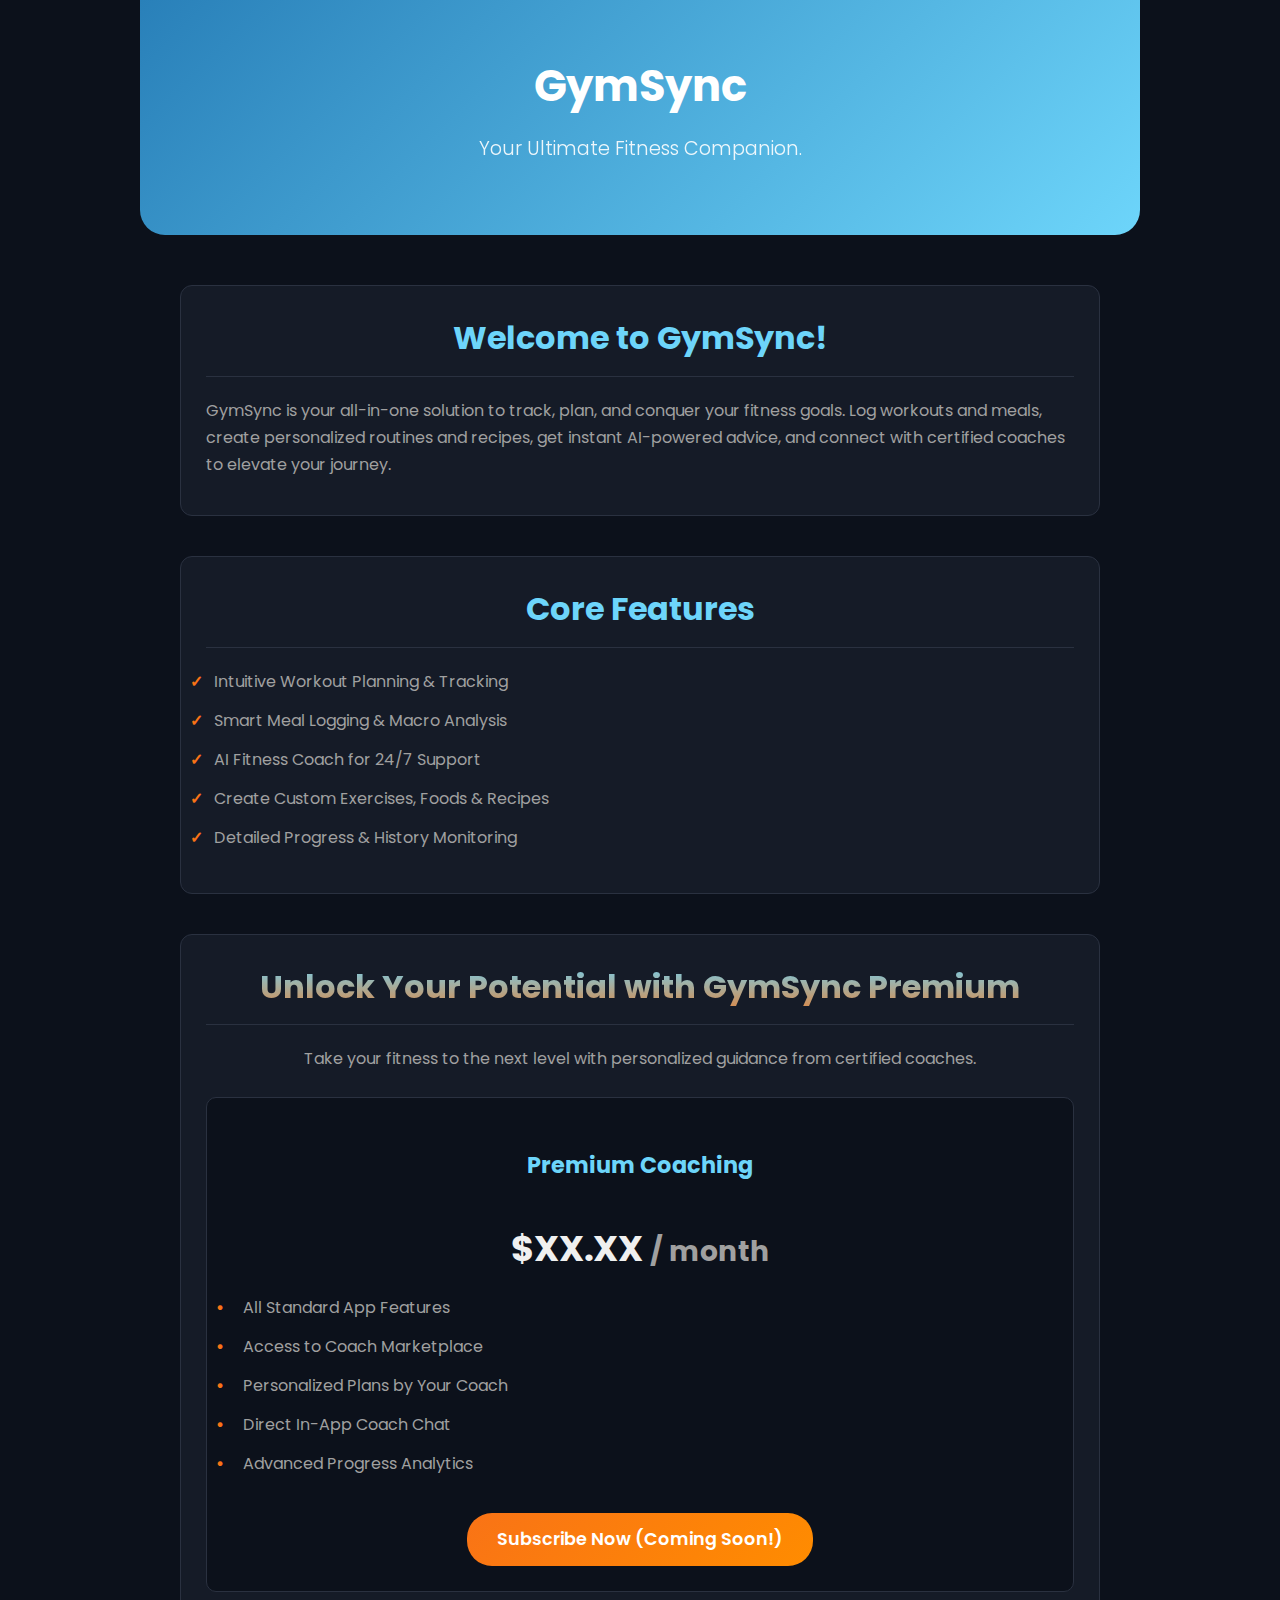
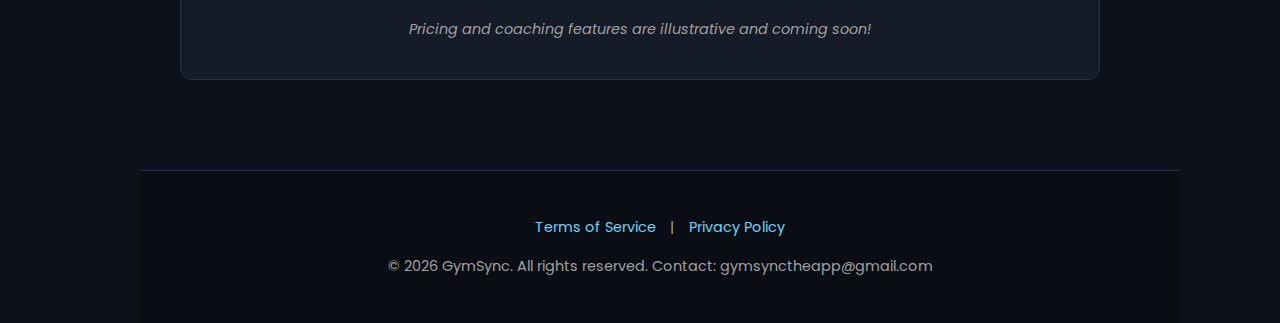
<file: index.html>
<!DOCTYPE html>
<html lang="en">
<head>
    <meta charset="UTF-8">
    <meta name="viewport" content="width=device-width, initial-scale=1.0">
    <title>GymSync - Your Ultimate Fitness Companion</title>
    <link href="https://fonts.googleapis.com/css2?family=Poppins:wght@300;400;600;700&display=swap" rel="stylesheet">
    <style>
        :root {
            --primary-color: #6DD5FA; /* Light Blue */
            --secondary-color: #2980B9; /* Darker Blue */
            --accent-color: #f97316; /* Orange Accent */
            --text-color: #f0f0f0; /* Light grey text */
            --text-muted-color: #a0a0a0; /* Muted grey text */
            --bg-dark: #0c111b; /* Very Dark Blue/Black */
            --bg-dark-card: #151b27; /* Darker Card Background */
            --border-color: #2a3140; 
        }

        body {
            font-family: 'Poppins', sans-serif;
            line-height: 1.7;
            margin: 0;
            padding: 0;
            background-color: var(--bg-dark);
            color: var(--text-color);
            display: flex;
            flex-direction: column;
            min-height: 100vh;
            align-items: center;
        }

        .page-wrapper {
            width: 100%;
            max-width: 1000px;
            display: flex;
            flex-direction: column;
            flex-grow: 1;
        }

        header {
            background: linear-gradient(135deg, var(--secondary-color), var(--primary-color));
            color: white;
            padding: 50px 20px;
            text-align: center;
            border-bottom-left-radius: 25px;
            border-bottom-right-radius: 25px;
        }

        header .app-icon {
            max-height: 80px;
            margin-bottom: 20px;
            border-radius: 18px;
            background-color: rgba(255,255,255,0.1); /* Slight bg for icon if transparent */
            padding: 5px;
        }

        header h1 {
            margin: 0;
            font-size: 2.7em;
            font-weight: 700;
        }

        header p.tagline {
            margin-top: 10px;
            font-size: 1.2em;
            font-weight: 300;
            opacity: 0.9;
        }

        .container {
            padding: 30px 20px;
            margin: 20px;
            flex-grow: 1;
        }

        .section {
            margin-bottom: 40px;
            padding: 25px;
            background-color: var(--bg-dark-card);
            border-radius: 12px;
            border: 1px solid var(--border-color);
        }
        
        .section h2 {
            font-size: 2em;
            color: var(--primary-color);
            margin-top: 0;
            margin-bottom: 20px;
            padding-bottom: 10px;
            border-bottom: 1px solid var(--border-color);
            text-align: center;
        }

        .section p, .section ul li {
            font-size: 1em;
            color: var(--text-muted-color);
            margin-bottom: 12px;
        }

        .section ul {
            list-style: none;
            padding-left: 0;
        }
        .section ul li::before {
            content: "\2713"; /* Checkmark */
            color: var(--accent-color);
            font-weight: bold;
            display: inline-block; 
            width: 1em;
            margin-left: -1em;
            margin-right: 0.5em;
        }
        
        .pricing-section h2 {
             background: -webkit-linear-gradient(var(--primary-color), var(--accent-color));
            -webkit-background-clip: text;
            -webkit-text-fill-color: transparent;
        }
        
        .pricing-grid {
            display: grid;
            grid-template-columns: repeat(auto-fit, minmax(280px, 1fr));
            gap: 20px;
            margin-top: 20px;
        }

        .pricing-card {
            background-color: var(--bg-dark);
            border: 1px solid var(--border-color);
            padding: 25px;
            border-radius: 10px;
            text-align: center;
            transition: transform 0.3s ease, box-shadow 0.3s ease;
        }
        .pricing-card:hover {
            transform: translateY(-5px);
            box-shadow: 0 8px 25px rgba(0,0,0,0.2);
        }

        .pricing-card h3 {
            font-size: 1.4em;
            color: var(--primary-color);
            margin-bottom: 10px;
        }
        .pricing-card .price-tag {
            font-size: 2.2em;
            font-weight: 700;
            color: var(--text-color);
            margin-bottom: 5px;
        }
        .pricing-card .price-duration {
            font-size: 0.8em;
            color: var(--text-muted-color);
        }
        .pricing-card ul {
            margin-top: 15px;
            margin-bottom: 20px;
            padding-left: 0;
            text-align: left;
        }
         .pricing-card ul li::before {
            content: "\2022"; /* Bullet point */
            color: var(--accent-color);
             margin-right: 0.7em;
        }
        
        .cta-button {
            display: inline-block;
            background: linear-gradient(135deg, var(--accent-color), #ff8c00); /* Orange gradient */
            color: white;
            padding: 12px 30px;
            text-decoration: none;
            border-radius: 25px;
            font-size: 1.1em;
            font-weight: 600;
            transition: all 0.3s ease;
            border: none;
            cursor: pointer;
        }
        .cta-button:hover {
            transform: translateY(-2px);
            box-shadow: 0 4px 15px rgba(249, 115, 22, 0.4);
        }
         .pricing-card .cta-button { /* Specific style for buttons in pricing cards */
            margin-top: 15px;
        }

        footer {
            text-align: center;
            padding: 30px 20px;
            background-color: #0a0e14; /* Slightly lighter than body for footer bg */
            color: var(--text-muted-color);
            font-size: 0.9em;
            width: 100%;
            border-top: 1px solid var(--border-color);
        }

        footer a {
            color: var(--primary-color);
            text-decoration: none;
            margin: 0 10px;
        }
        footer a:hover {
            text-decoration: underline;
        }

        @media (max-width: 768px) {
            header h1 { font-size: 2.2em; }
            header p.tagline { font-size: 1.1em; }
            .section h2 { font-size: 1.6em; }
        }
         @media (max-width: 480px) {
            header h1 { font-size: 1.8em; }
            header p.tagline { font-size: 1em; }
            .section h2 { font-size: 1.4em; }
            .pricing-grid { grid-template-columns: 1fr; } /* Stack cards on small screens */
        }
    </style>
</head>
<body>
    <div class="page-wrapper">
        <header>
            <!-- If you have an app icon, add it here. Ensure it's in an 'images' folder -->
            <!-- <img src="images/gymsync_icon.png" alt="GymSync App Icon" class="app-icon"> -->
            <h1>GymSync</h1>
            <p class="tagline">Your Ultimate Fitness Companion.</p>
        </header>

        <main class="container">
            <section class="section about-section">
                <h2>Welcome to GymSync!</h2>
                <p>
                    GymSync is your all-in-one solution to track, plan, and conquer your fitness goals. 
                    Log workouts and meals, create personalized routines and recipes, get instant AI-powered advice, 
                    and connect with certified coaches to elevate your journey.
                </p>
            </section>

            <section class="section features-section">
                <h2>Core Features</h2>
                <ul>
                    <li>Intuitive Workout Planning & Tracking</li>
                    <li>Smart Meal Logging & Macro Analysis</li>
                    <li>AI Fitness Coach for 24/7 Support</li>
                    <li>Create Custom Exercises, Foods & Recipes</li>
                    <li>Detailed Progress & History Monitoring</li>
                </ul>
            </section>

            <section class="section pricing-section">
                <h2>Unlock Your Potential with GymSync Premium</h2>
                 <p style="text-align:center; color: var(--text-muted-color); margin-bottom: 25px;">
                    Take your fitness to the next level with personalized guidance from certified coaches.
                </p>
                <div class="pricing-grid">
                    <!-- Example Premium Tier -->
                    <div class="pricing-card">
                        <h3>Premium Coaching</h3>
                        <p class="price-tag">$XX.XX <span class="price-duration">/ month</span></p>
                        <ul>
                            <li>All Standard App Features</li>
                            <li>Access to Coach Marketplace</li>
                            <li>Personalized Plans by Your Coach</li>
                            <li>Direct In-App Coach Chat</li>
                            <li>Advanced Progress Analytics</li>
                        </ul>
                         <a href="#" class="cta-button">Subscribe Now (Coming Soon!)</a>
                    </div>
                     <!-- You can add more tiers or package options here -->
                </div>
                <p class="pricing-note" style="text-align:center; margin-top:25px; font-size: 0.9em;">
                    <em>Pricing and coaching features are illustrative and coming soon!</em>
                </p>
            </section>

        </main>

        <footer>
            <p>
                <a href="/terms-of-service.html">Terms of Service</a> | 
                <a href="/privacy-policy.html">Privacy Policy</a>
            </p>
            <p>© <span id="year"></span> GymSync. All rights reserved. Contact: gymsynctheapp@gmail.com</p>
        </footer>
    </div>

    <script>
        document.getElementById('year').textContent = new Date().getFullYear();
    </script>
</body>
</html>
</file>
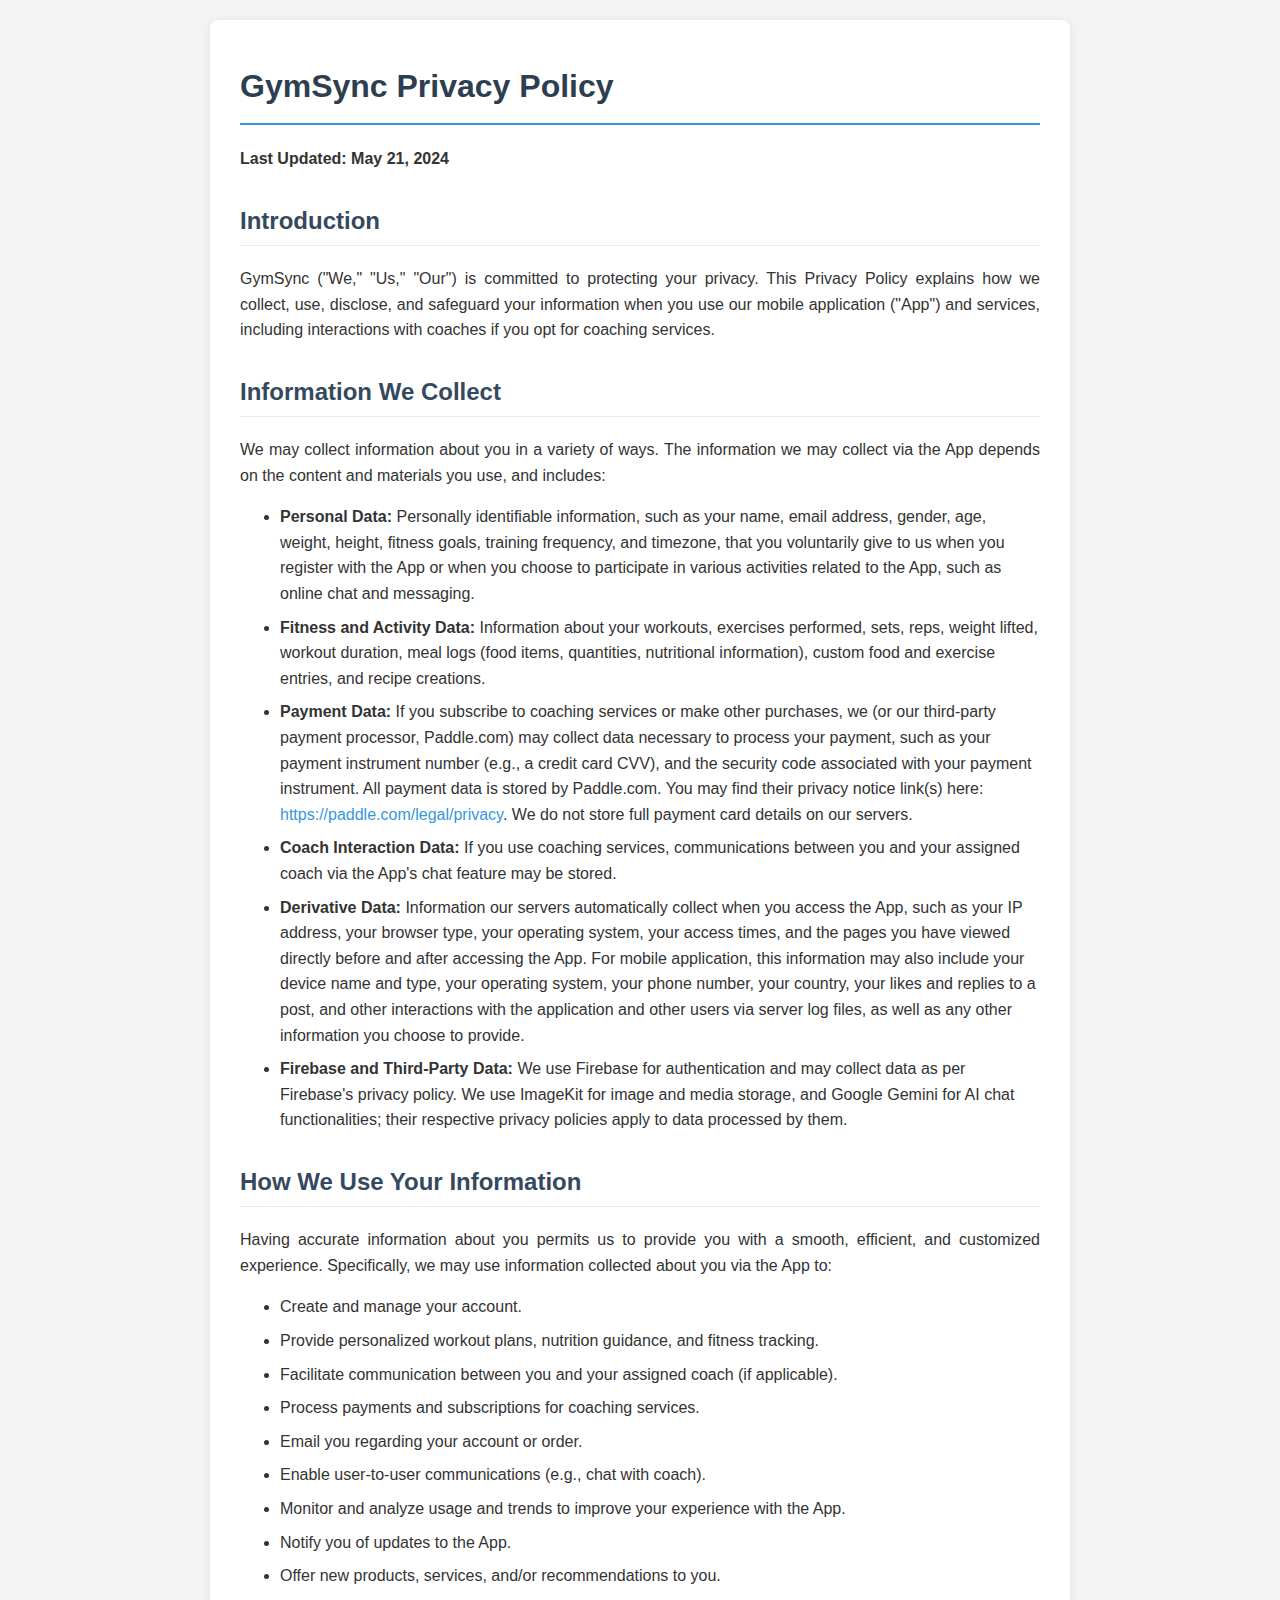
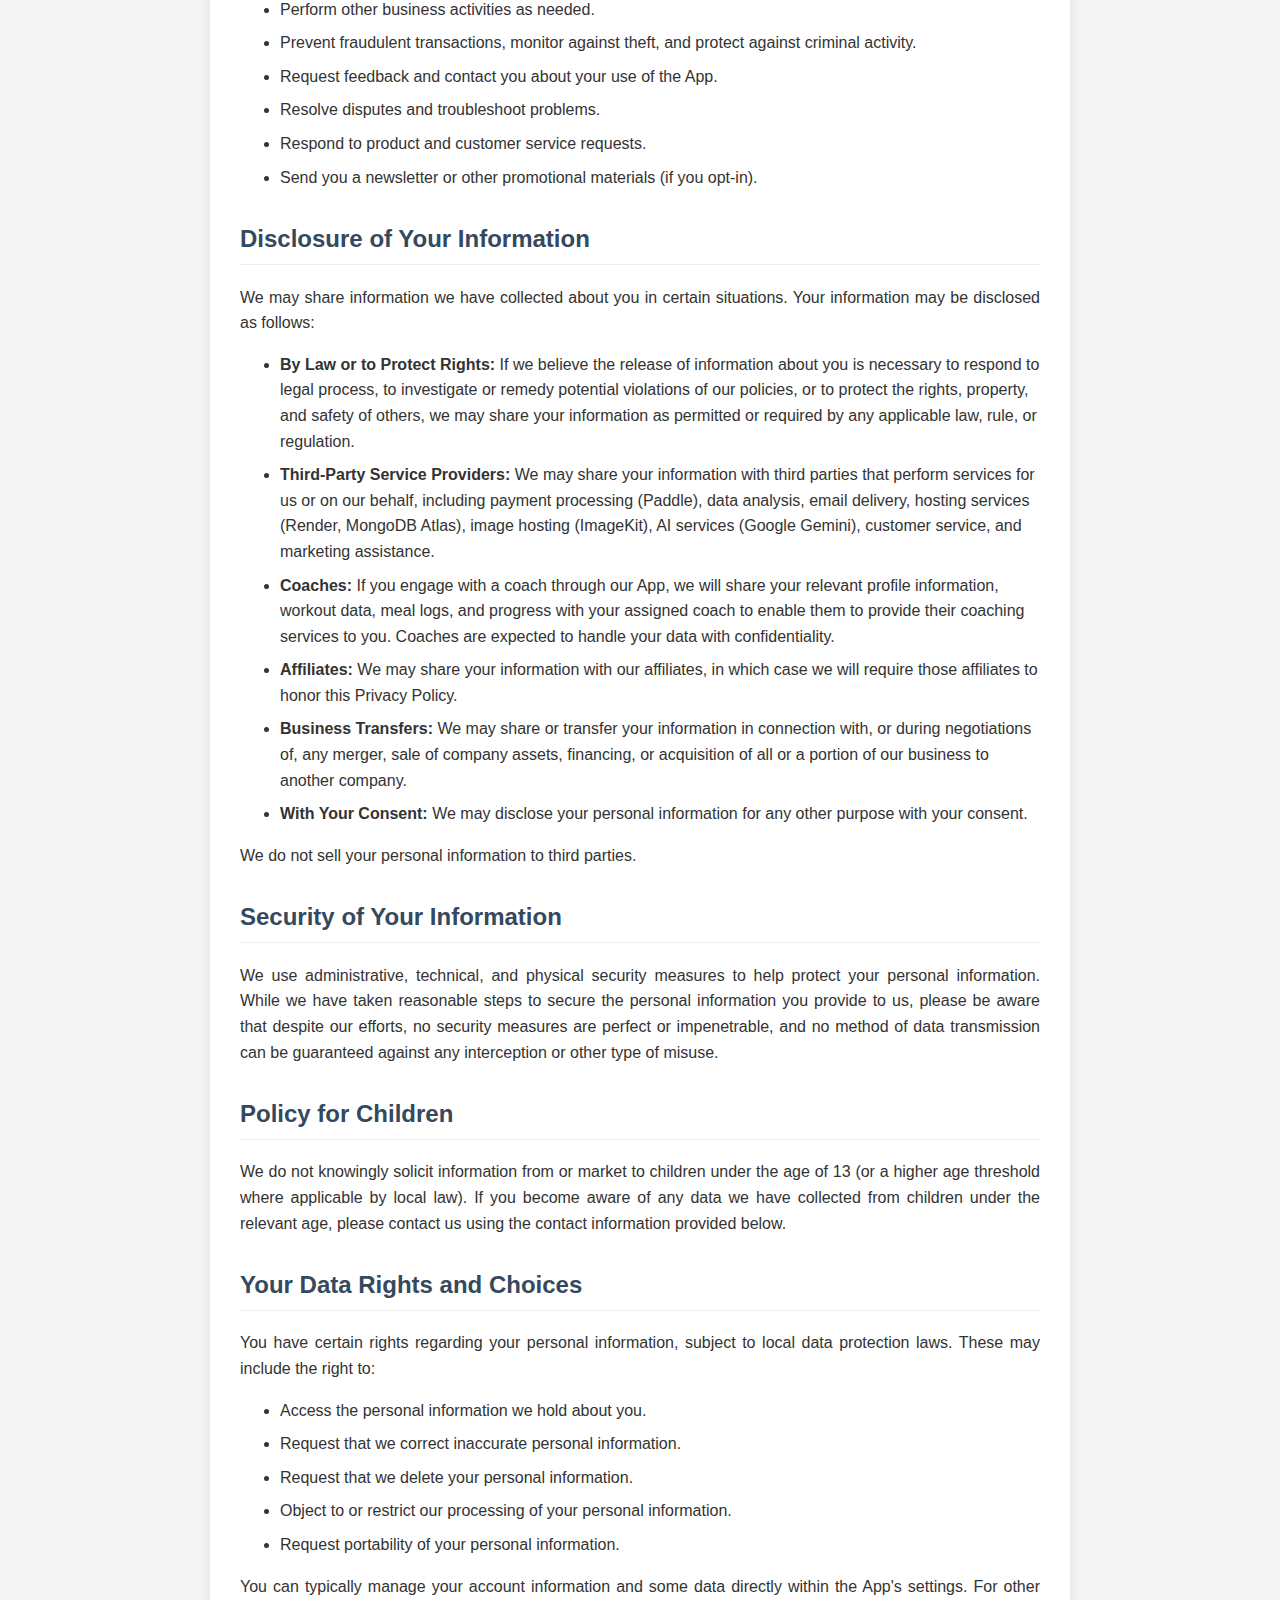
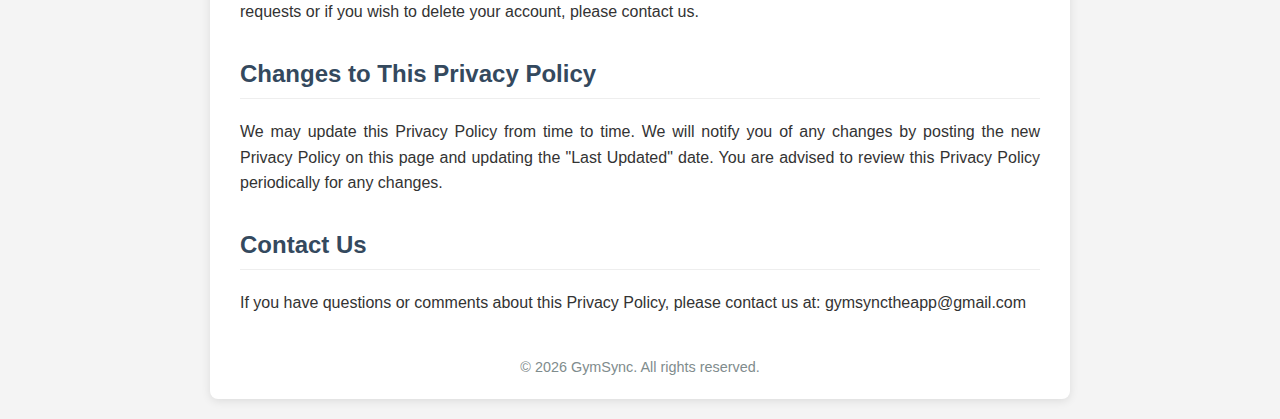
<file: privacy-policy.html>
<!DOCTYPE html>
<html lang="en">
<head>
    <meta charset="UTF-8">
    <meta name="viewport" content="width=device-width, initial-scale=1.0">
    <title>GymSync - Privacy Policy</title>
    <style>
        body { font-family: -apple-system, BlinkMacSystemFont, "Segoe UI", Roboto, Helvetica, Arial, sans-serif, "Apple Color Emoji", "Segoe UI Emoji", "Segoe UI Symbol"; line-height: 1.6; margin: 0; padding: 0; color: #333; background-color: #f4f4f4; }
        .container { max-width: 800px; margin: 20px auto; padding: 20px 30px; background-color: #fff; border-radius: 8px; box-shadow: 0 2px 10px rgba(0,0,0,0.1); }
        h1 { color: #2c3e50; border-bottom: 2px solid #3498db; padding-bottom: 10px; font-size: 2em; }
        h2 { color: #34495e; margin-top: 30px; border-bottom: 1px solid #eee; padding-bottom: 5px; font-size: 1.5em;}
        p { margin-bottom: 15px; text-align: justify; }
        ul { margin-left: 20px; margin-bottom: 15px; padding-left: 20px; }
        li { margin-bottom: 8px; }
        .footer { text-align: center; margin-top: 40px; font-size: 0.9em; color: #7f8c8d; }
        a { color: #3498db; text-decoration: none; }
        a:hover { text-decoration: underline; }
    </style>
</head>
<body>
    <div class="container">
        <h1>GymSync Privacy Policy</h1>
        <p><strong>Last Updated: May 21, 2024</strong> <!-- UPDATE THIS DATE --></p>

        <h2>Introduction</h2>
        <p>GymSync ("We," "Us," "Our") is committed to protecting your privacy. This Privacy Policy explains how we collect, use, disclose, and safeguard your information when you use our mobile application ("App") and services, including interactions with coaches if you opt for coaching services.</p>

        <h2>Information We Collect</h2>
        <p>We may collect information about you in a variety of ways. The information we may collect via the App depends on the content and materials you use, and includes:</p>
        <ul>
            <li><strong>Personal Data:</strong> Personally identifiable information, such as your name, email address, gender, age, weight, height, fitness goals, training frequency, and timezone, that you voluntarily give to us when you register with the App or when you choose to participate in various activities related to the App, such as online chat and messaging.</li>
            <li><strong>Fitness and Activity Data:</strong> Information about your workouts, exercises performed, sets, reps, weight lifted, workout duration, meal logs (food items, quantities, nutritional information), custom food and exercise entries, and recipe creations.</li>
            <li><strong>Payment Data:</strong> If you subscribe to coaching services or make other purchases, we (or our third-party payment processor, Paddle.com) may collect data necessary to process your payment, such as your payment instrument number (e.g., a credit card CVV), and the security code associated with your payment instrument. All payment data is stored by Paddle.com. You may find their privacy notice link(s) here: <a href="https://paddle.com/legal/privacy" target="_blank" rel="noopener noreferrer">https://paddle.com/legal/privacy</a>. We do not store full payment card details on our servers.</li>
            <li><strong>Coach Interaction Data:</strong> If you use coaching services, communications between you and your assigned coach via the App's chat feature may be stored.</li>
            <li><strong>Derivative Data:</strong> Information our servers automatically collect when you access the App, such as your IP address, your browser type, your operating system, your access times, and the pages you have viewed directly before and after accessing the App. For mobile application, this information may also include your device name and type, your operating system, your phone number, your country, your likes and replies to a post, and other interactions with the application and other users via server log files, as well as any other information you choose to provide.</li>
            <li><strong>Firebase and Third-Party Data:</strong> We use Firebase for authentication and may collect data as per Firebase's privacy policy. We use ImageKit for image and media storage, and Google Gemini for AI chat functionalities; their respective privacy policies apply to data processed by them.</li>
        </ul>

        <h2>How We Use Your Information</h2>
        <p>Having accurate information about you permits us to provide you with a smooth, efficient, and customized experience. Specifically, we may use information collected about you via the App to:</p>
        <ul>
            <li>Create and manage your account.</li>
            <li>Provide personalized workout plans, nutrition guidance, and fitness tracking.</li>
            <li>Facilitate communication between you and your assigned coach (if applicable).</li>
            <li>Process payments and subscriptions for coaching services.</li>
            <li>Email you regarding your account or order.</li>
            <li>Enable user-to-user communications (e.g., chat with coach).</li>
            <li>Monitor and analyze usage and trends to improve your experience with the App.</li>
            <li>Notify you of updates to the App.</li>
            <li>Offer new products, services, and/or recommendations to you.</li>
            <li>Perform other business activities as needed.</li>
            <li>Prevent fraudulent transactions, monitor against theft, and protect against criminal activity.</li>
            <li>Request feedback and contact you about your use of the App.</li>
            <li>Resolve disputes and troubleshoot problems.</li>
            <li>Respond to product and customer service requests.</li>
            <li>Send you a newsletter or other promotional materials (if you opt-in).</li>
        </ul>

        <h2>Disclosure of Your Information</h2>
        <p>We may share information we have collected about you in certain situations. Your information may be disclosed as follows:</p>
        <ul>
            <li><strong>By Law or to Protect Rights:</strong> If we believe the release of information about you is necessary to respond to legal process, to investigate or remedy potential violations of our policies, or to protect the rights, property, and safety of others, we may share your information as permitted or required by any applicable law, rule, or regulation.</li>
            <li><strong>Third-Party Service Providers:</strong> We may share your information with third parties that perform services for us or on our behalf, including payment processing (Paddle), data analysis, email delivery, hosting services (Render, MongoDB Atlas), image hosting (ImageKit), AI services (Google Gemini), customer service, and marketing assistance.</li>
            <li><strong>Coaches:</strong> If you engage with a coach through our App, we will share your relevant profile information, workout data, meal logs, and progress with your assigned coach to enable them to provide their coaching services to you. Coaches are expected to handle your data with confidentiality.</li>
            <li><strong>Affiliates:</strong> We may share your information with our affiliates, in which case we will require those affiliates to honor this Privacy Policy.</li>
            <li><strong>Business Transfers:</strong> We may share or transfer your information in connection with, or during negotiations of, any merger, sale of company assets, financing, or acquisition of all or a portion of our business to another company.</li>
            <li><strong>With Your Consent:</strong> We may disclose your personal information for any other purpose with your consent.</li>
        </ul>
        <p>We do not sell your personal information to third parties.</p>

        <h2>Security of Your Information</h2>
        <p>We use administrative, technical, and physical security measures to help protect your personal information. While we have taken reasonable steps to secure the personal information you provide to us, please be aware that despite our efforts, no security measures are perfect or impenetrable, and no method of data transmission can be guaranteed against any interception or other type of misuse.</p>

        <h2>Policy for Children</h2>
        <p>We do not knowingly solicit information from or market to children under the age of 13 (or a higher age threshold where applicable by local law). If you become aware of any data we have collected from children under the relevant age, please contact us using the contact information provided below.</p>

        <h2>Your Data Rights and Choices</h2>
        <p>You have certain rights regarding your personal information, subject to local data protection laws. These may include the right to:</p>
        <ul>
            <li>Access the personal information we hold about you.</li>
            <li>Request that we correct inaccurate personal information.</li>
            <li>Request that we delete your personal information.</li>
            <li>Object to or restrict our processing of your personal information.</li>
            <li>Request portability of your personal information.</li>
        </ul>
        <p>You can typically manage your account information and some data directly within the App's settings. For other requests or if you wish to delete your account, please contact us.</p>

        <h2>Changes to This Privacy Policy</h2>
        <p>We may update this Privacy Policy from time to time. We will notify you of any changes by posting the new Privacy Policy on this page and updating the "Last Updated" date. You are advised to review this Privacy Policy periodically for any changes.</p>

        <h2>Contact Us</h2>
        <p>If you have questions or comments about this Privacy Policy, please contact us at: gymsynctheapp@gmail.com</p>

        <div class="footer">
            © <span id="year"></span> GymSync. All rights reserved.
        </div>
    </div>
    <script>
        document.getElementById('year').textContent = new Date().getFullYear();
    </script>
</body>
</html>
</file>
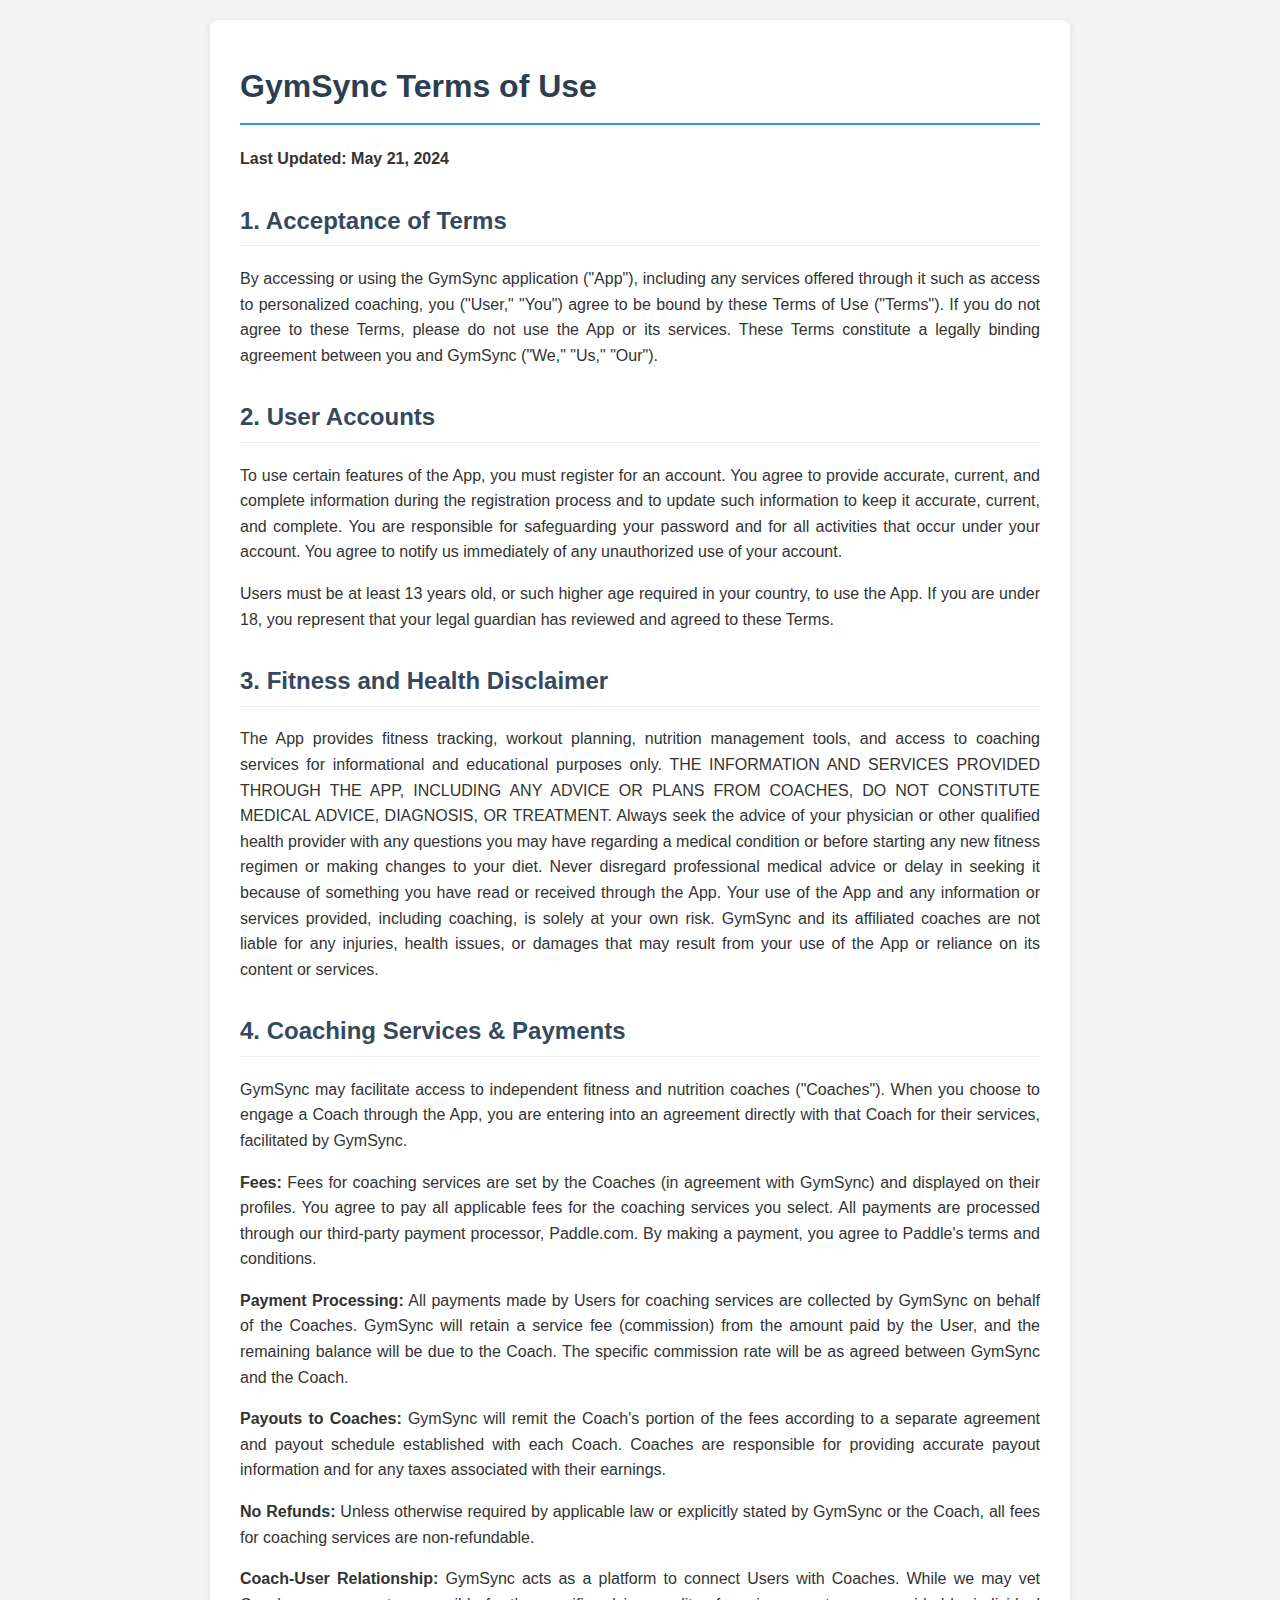
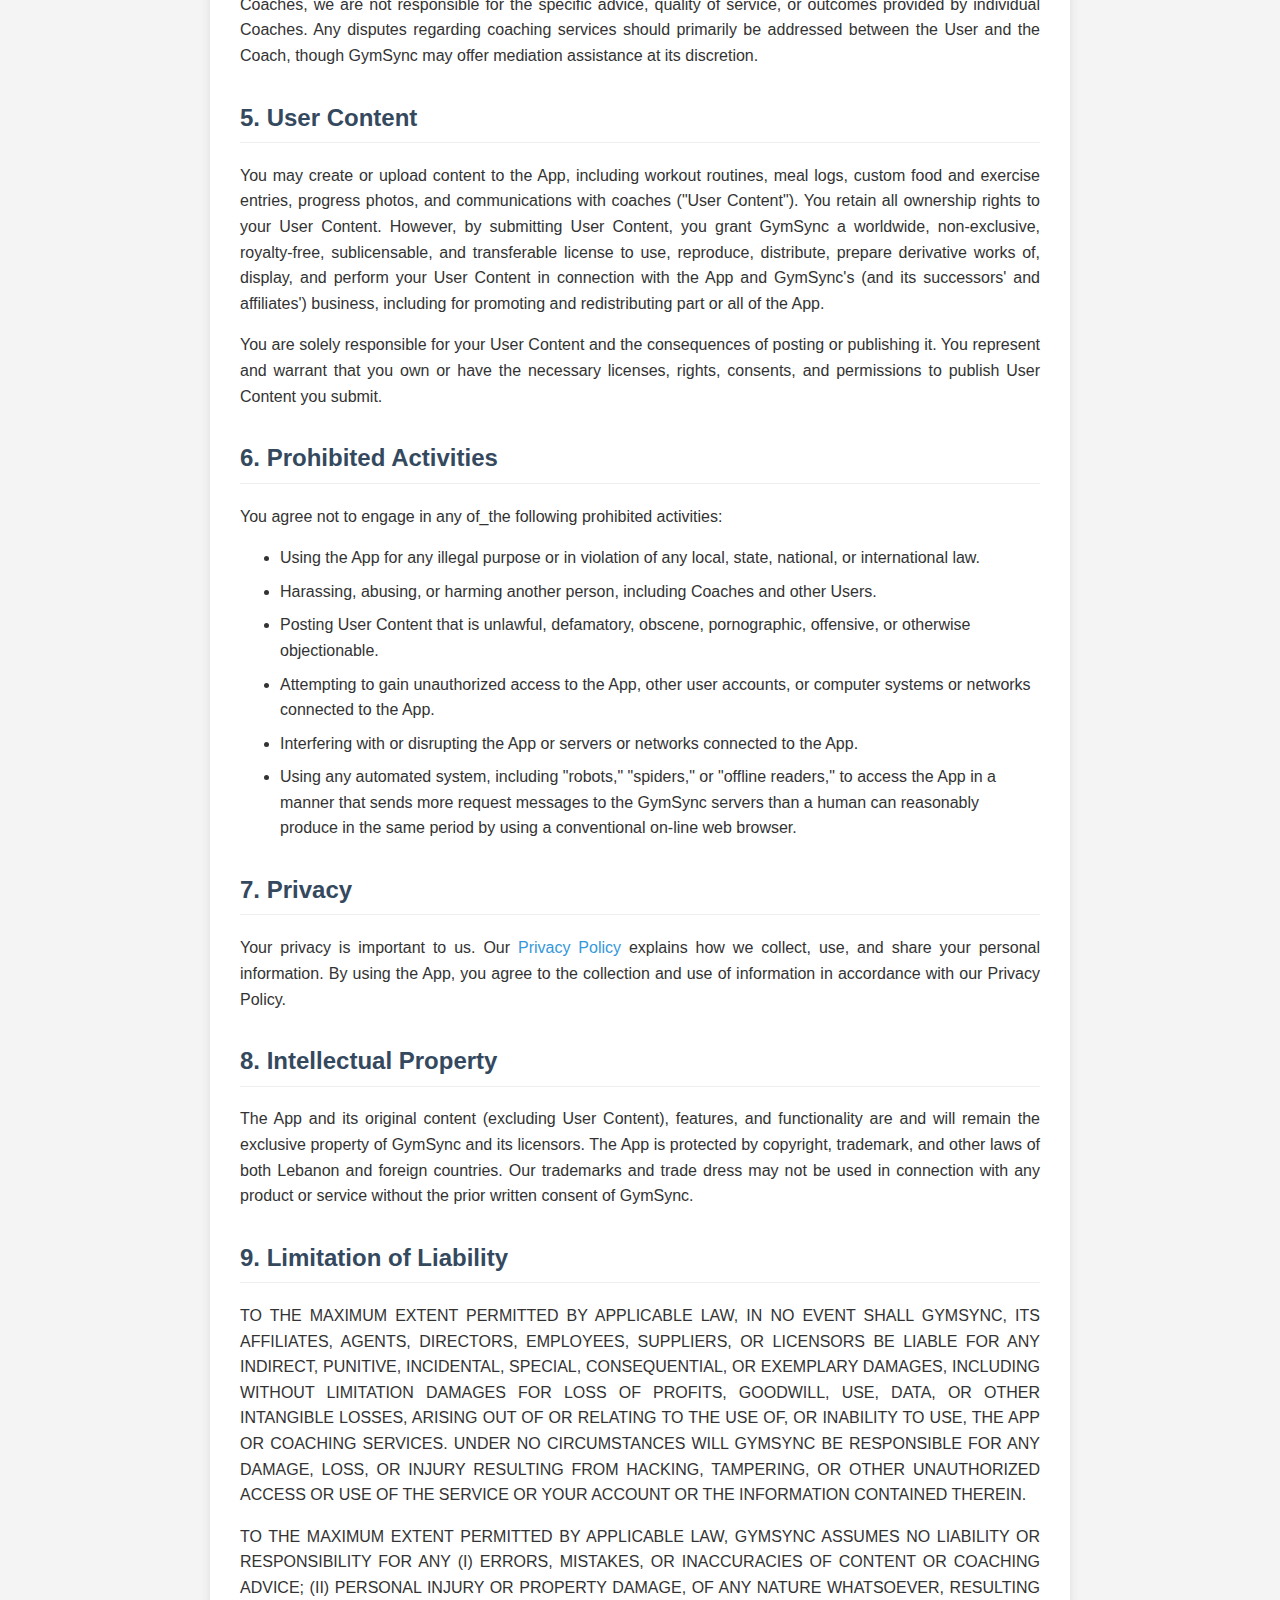
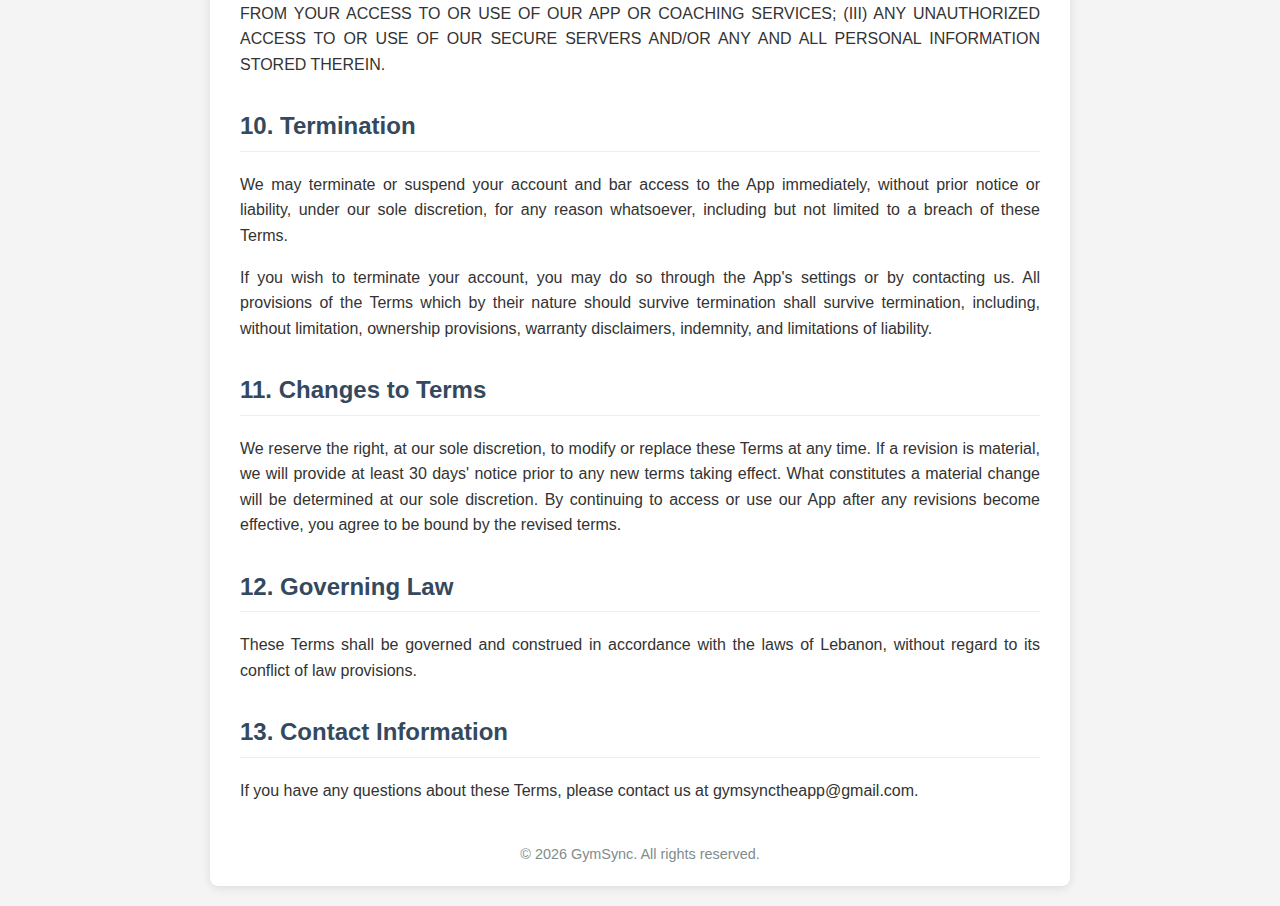
<file: terms-of-service.html>
<!DOCTYPE html>
<html lang="en">
<head>
    <meta charset="UTF-8">
    <meta name="viewport" content="width=device-width, initial-scale=1.0">
    <title>GymSync - Terms of Use</title>
    <style>
        body { font-family: -apple-system, BlinkMacSystemFont, "Segoe UI", Roboto, Helvetica, Arial, sans-serif, "Apple Color Emoji", "Segoe UI Emoji", "Segoe UI Symbol"; line-height: 1.6; margin: 0; padding: 0; color: #333; background-color: #f4f4f4; }
        .container { max-width: 800px; margin: 20px auto; padding: 20px 30px; background-color: #fff; border-radius: 8px; box-shadow: 0 2px 10px rgba(0,0,0,0.1); }
        h1 { color: #2c3e50; border-bottom: 2px solid #3498db; padding-bottom: 10px; font-size: 2em; }
        h2 { color: #34495e; margin-top: 30px; border-bottom: 1px solid #eee; padding-bottom: 5px; font-size: 1.5em;}
        p { margin-bottom: 15px; text-align: justify; }
        ul { margin-left: 20px; margin-bottom: 15px; padding-left: 20px; }
        li { margin-bottom: 8px; }
        .footer { text-align: center; margin-top: 40px; font-size: 0.9em; color: #7f8c8d; }
        a { color: #3498db; text-decoration: none; }
        a:hover { text-decoration: underline; }
    </style>
</head>
<body>
    <div class="container">
        <h1>GymSync Terms of Use</h1>
        <p><strong>Last Updated: May 21, 2024</strong> <!-- UPDATE THIS DATE --> </p>

        <h2>1. Acceptance of Terms</h2>
        <p>By accessing or using the GymSync application ("App"), including any services offered through it such as access to personalized coaching, you ("User," "You") agree to be bound by these Terms of Use ("Terms"). If you do not agree to these Terms, please do not use the App or its services. These Terms constitute a legally binding agreement between you and GymSync ("We," "Us," "Our").</p>

        <h2>2. User Accounts</h2>
        <p>To use certain features of the App, you must register for an account. You agree to provide accurate, current, and complete information during the registration process and to update such information to keep it accurate, current, and complete. You are responsible for safeguarding your password and for all activities that occur under your account. You agree to notify us immediately of any unauthorized use of your account.</p>
        <p>Users must be at least 13 years old, or such higher age required in your country, to use the App. If you are under 18, you represent that your legal guardian has reviewed and agreed to these Terms.</p>

        <h2>3. Fitness and Health Disclaimer</h2>
        <p>The App provides fitness tracking, workout planning, nutrition management tools, and access to coaching services for informational and educational purposes only. THE INFORMATION AND SERVICES PROVIDED THROUGH THE APP, INCLUDING ANY ADVICE OR PLANS FROM COACHES, DO NOT CONSTITUTE MEDICAL ADVICE, DIAGNOSIS, OR TREATMENT. Always seek the advice of your physician or other qualified health provider with any questions you may have regarding a medical condition or before starting any new fitness regimen or making changes to your diet. Never disregard professional medical advice or delay in seeking it because of something you have read or received through the App. Your use of the App and any information or services provided, including coaching, is solely at your own risk. GymSync and its affiliated coaches are not liable for any injuries, health issues, or damages that may result from your use of the App or reliance on its content or services.</p>

        <h2>4. Coaching Services & Payments</h2>
        <p>GymSync may facilitate access to independent fitness and nutrition coaches ("Coaches"). When you choose to engage a Coach through the App, you are entering into an agreement directly with that Coach for their services, facilitated by GymSync.</p>
        <p><strong>Fees:</strong> Fees for coaching services are set by the Coaches (in agreement with GymSync) and displayed on their profiles. You agree to pay all applicable fees for the coaching services you select. All payments are processed through our third-party payment processor, Paddle.com. By making a payment, you agree to Paddle's terms and conditions.</p>
        <p><strong>Payment Processing:</strong> All payments made by Users for coaching services are collected by GymSync on behalf of the Coaches. GymSync will retain a service fee (commission) from the amount paid by the User, and the remaining balance will be due to the Coach. The specific commission rate will be as agreed between GymSync and the Coach.</p>
        <p><strong>Payouts to Coaches:</strong> GymSync will remit the Coach's portion of the fees according to a separate agreement and payout schedule established with each Coach. Coaches are responsible for providing accurate payout information and for any taxes associated with their earnings.</p>
        <p><strong>No Refunds:</strong> Unless otherwise required by applicable law or explicitly stated by GymSync or the Coach, all fees for coaching services are non-refundable.</p>
        <p><strong>Coach-User Relationship:</strong> GymSync acts as a platform to connect Users with Coaches. While we may vet Coaches, we are not responsible for the specific advice, quality of service, or outcomes provided by individual Coaches. Any disputes regarding coaching services should primarily be addressed between the User and the Coach, though GymSync may offer mediation assistance at its discretion.</p>

        <h2>5. User Content</h2>
        <p>You may create or upload content to the App, including workout routines, meal logs, custom food and exercise entries, progress photos, and communications with coaches ("User Content"). You retain all ownership rights to your User Content. However, by submitting User Content, you grant GymSync a worldwide, non-exclusive, royalty-free, sublicensable, and transferable license to use, reproduce, distribute, prepare derivative works of, display, and perform your User Content in connection with the App and GymSync's (and its successors' and affiliates') business, including for promoting and redistributing part or all of the App.</p>
        <p>You are solely responsible for your User Content and the consequences of posting or publishing it. You represent and warrant that you own or have the necessary licenses, rights, consents, and permissions to publish User Content you submit.</p>

        <h2>6. Prohibited Activities</h2>
        <p>You agree not to engage in any of_the following prohibited activities:</p>
        <ul>
            <li>Using the App for any illegal purpose or in violation of any local, state, national, or international law.</li>
            <li>Harassing, abusing, or harming another person, including Coaches and other Users.</li>
            <li>Posting User Content that is unlawful, defamatory, obscene, pornographic, offensive, or otherwise objectionable.</li>
            <li>Attempting to gain unauthorized access to the App, other user accounts, or computer systems or networks connected to the App.</li>
            <li>Interfering with or disrupting the App or servers or networks connected to the App.</li>
            <li>Using any automated system, including "robots," "spiders," or "offline readers," to access the App in a manner that sends more request messages to the GymSync servers than a human can reasonably produce in the same period by using a conventional on-line web browser.</li>
        </ul>

        <h2>7. Privacy</h2>
        <p>Your privacy is important to us. Our <a href="privacy-policy.html">Privacy Policy</a> explains how we collect, use, and share your personal information. By using the App, you agree to the collection and use of information in accordance with our Privacy Policy.</p>

        <h2>8. Intellectual Property</h2>
        <p>The App and its original content (excluding User Content), features, and functionality are and will remain the exclusive property of GymSync and its licensors. The App is protected by copyright, trademark, and other laws of both Lebanon and foreign countries. Our trademarks and trade dress may not be used in connection with any product or service without the prior written consent of GymSync.</p>

        <h2>9. Limitation of Liability</h2>
        <p>TO THE MAXIMUM EXTENT PERMITTED BY APPLICABLE LAW, IN NO EVENT SHALL GYMSYNC, ITS AFFILIATES, AGENTS, DIRECTORS, EMPLOYEES, SUPPLIERS, OR LICENSORS BE LIABLE FOR ANY INDIRECT, PUNITIVE, INCIDENTAL, SPECIAL, CONSEQUENTIAL, OR EXEMPLARY DAMAGES, INCLUDING WITHOUT LIMITATION DAMAGES FOR LOSS OF PROFITS, GOODWILL, USE, DATA, OR OTHER INTANGIBLE LOSSES, ARISING OUT OF OR RELATING TO THE USE OF, OR INABILITY TO USE, THE APP OR COACHING SERVICES. UNDER NO CIRCUMSTANCES WILL GYMSYNC BE RESPONSIBLE FOR ANY DAMAGE, LOSS, OR INJURY RESULTING FROM HACKING, TAMPERING, OR OTHER UNAUTHORIZED ACCESS OR USE OF THE SERVICE OR YOUR ACCOUNT OR THE INFORMATION CONTAINED THEREIN.</p>
        <p>TO THE MAXIMUM EXTENT PERMITTED BY APPLICABLE LAW, GYMSYNC ASSUMES NO LIABILITY OR RESPONSIBILITY FOR ANY (I) ERRORS, MISTAKES, OR INACCURACIES OF CONTENT OR COACHING ADVICE; (II) PERSONAL INJURY OR PROPERTY DAMAGE, OF ANY NATURE WHATSOEVER, RESULTING FROM YOUR ACCESS TO OR USE OF OUR APP OR COACHING SERVICES; (III) ANY UNAUTHORIZED ACCESS TO OR USE OF OUR SECURE SERVERS AND/OR ANY AND ALL PERSONAL INFORMATION STORED THEREIN.</p>

        <h2>10. Termination</h2>
        <p>We may terminate or suspend your account and bar access to the App immediately, without prior notice or liability, under our sole discretion, for any reason whatsoever, including but not limited to a breach of these Terms.</p>
        <p>If you wish to terminate your account, you may do so through the App's settings or by contacting us. All provisions of the Terms which by their nature should survive termination shall survive termination, including, without limitation, ownership provisions, warranty disclaimers, indemnity, and limitations of liability.</p>

        <h2>11. Changes to Terms</h2>
        <p>We reserve the right, at our sole discretion, to modify or replace these Terms at any time. If a revision is material, we will provide at least 30 days' notice prior to any new terms taking effect. What constitutes a material change will be determined at our sole discretion. By continuing to access or use our App after any revisions become effective, you agree to be bound by the revised terms.</p>

        <h2>12. Governing Law</h2>
        <p>These Terms shall be governed and construed in accordance with the laws of Lebanon, without regard to its conflict of law provisions.</p>

        <h2>13. Contact Information</h2>
        <p>If you have any questions about these Terms, please contact us at gymsynctheapp@gmail.com.</p>

        <div class="footer">
            © <span id="year"></span> GymSync. All rights reserved.
        </div>
    </div>
    <script>
        document.getElementById('year').textContent = new Date().getFullYear();
    </script>
</body>
</html>
</file>
